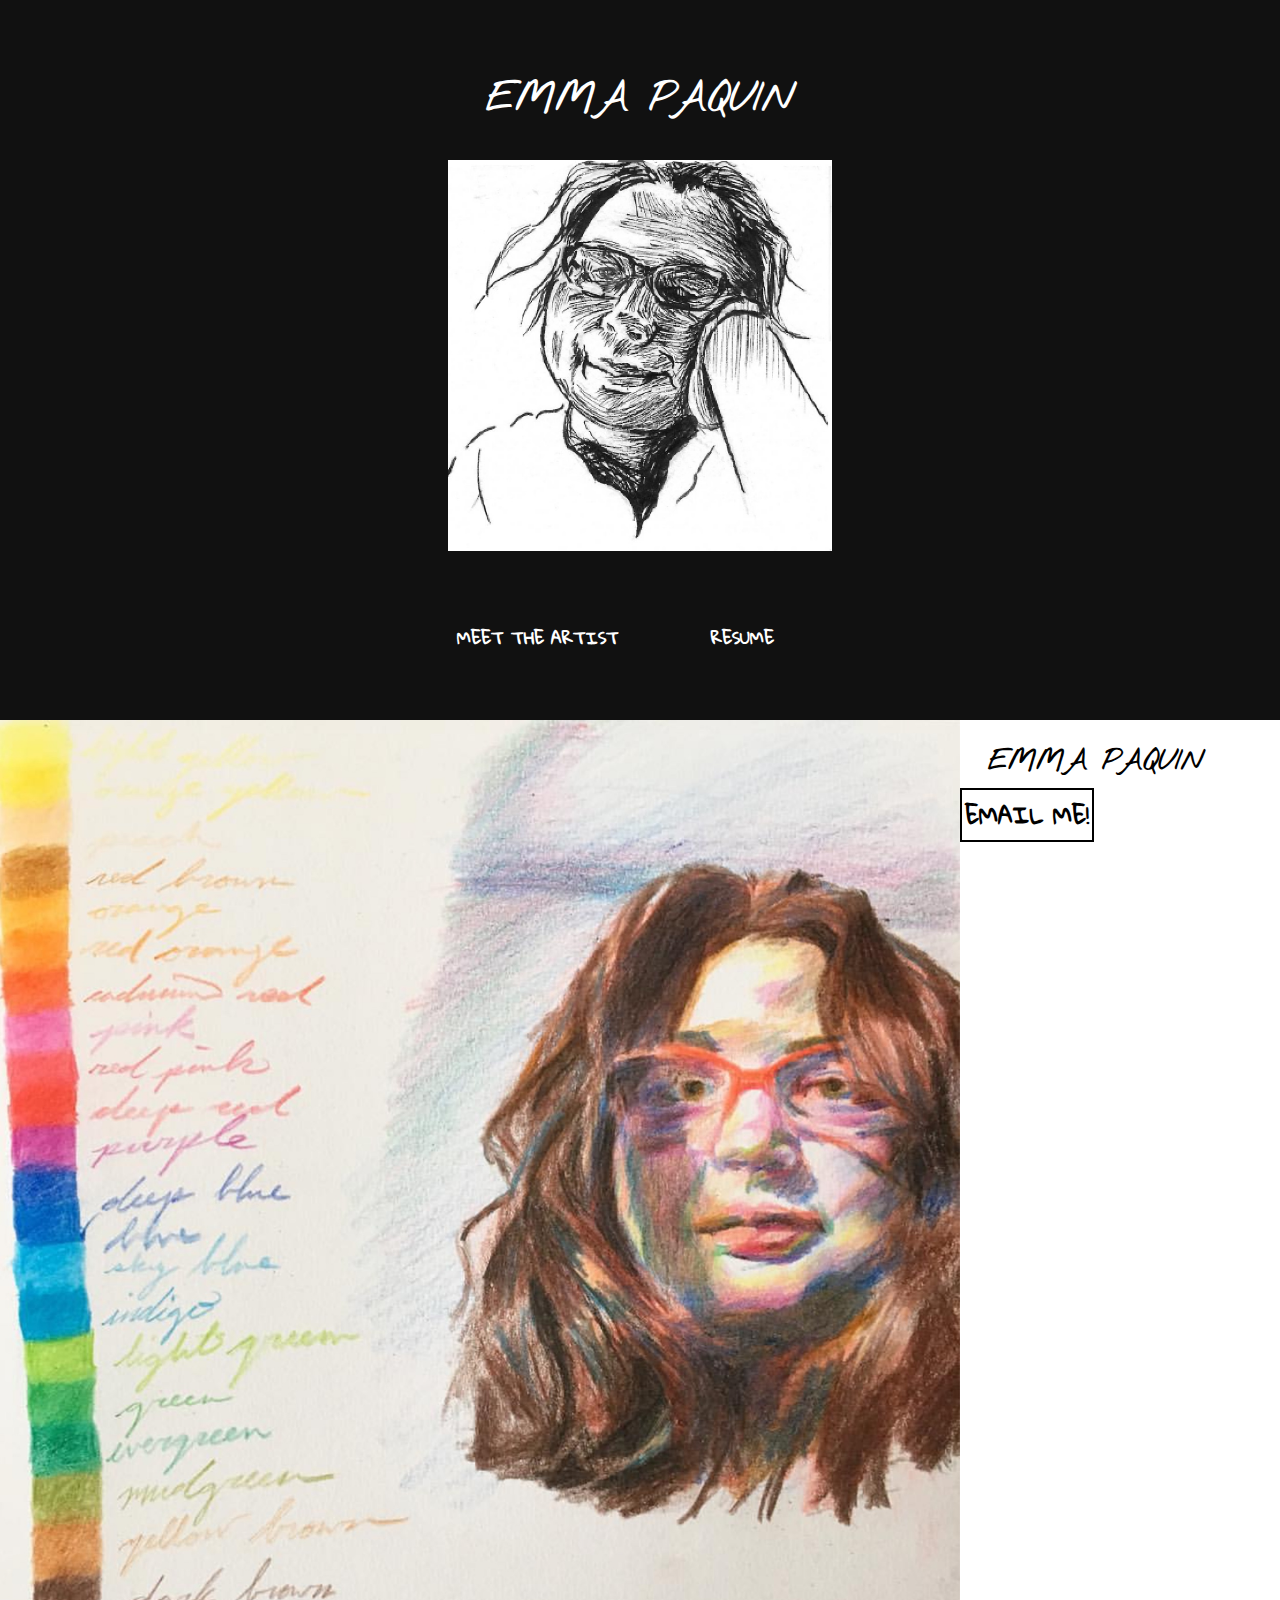
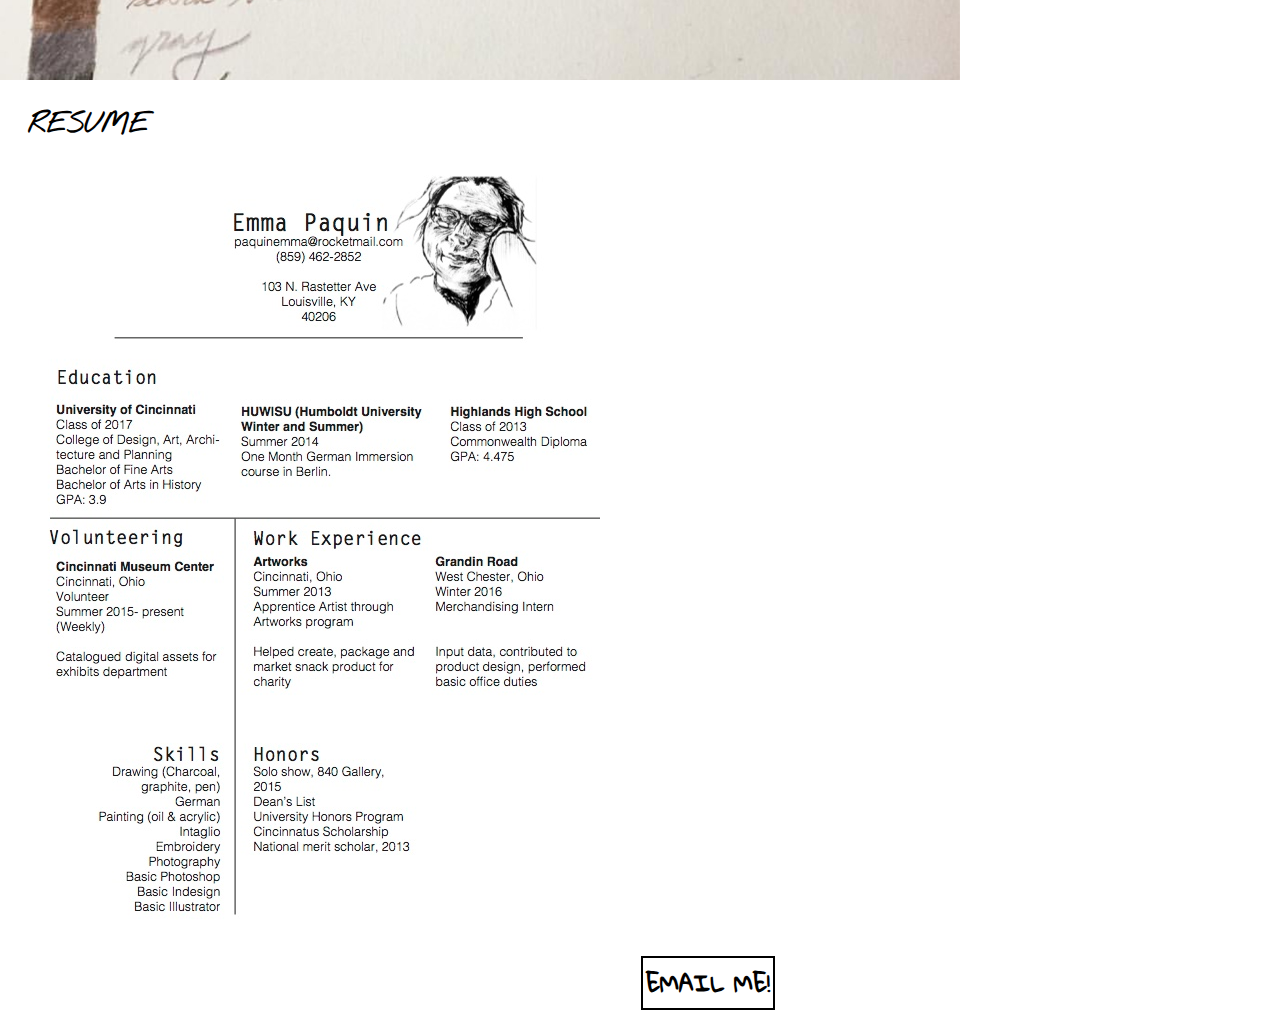
<file: index.html>
<!DOCTYPE html>

<html lang="en"><head><meta http-equiv="Content-Type" content="text/html; charset=UTF-8">
  
  <title>Emma Paquin</title>

  <meta name="description" content="Portfolio of Emma Paquin, Artist">
  <meta name="author" content="Garden Paquin">

  <meta name="viewport" content="width=device-width, initial-scale=1.0">

  <!-- Import StyleSheets -->
  <link rel="stylesheet" href="css/normalize.css" />
  <link rel="stylesheet" href="css/styles.css" />

  <!-- Import Fonts -->
  <link href="https://fonts.googleapis.com/css?family=Gloria+Hallelujah|Nothing+You+Could+Do" rel="stylesheet">

  <!--[if lt IE 9]>
    <script src="https://cdnjs.cloudflare.com/ajax/libs/html5shiv/3.7.3/html5shiv.js"></script>
  <![endif]-->
  
</head>

<body>

<!-- Header -->

	<header id="masthead home" class="site-header" role="banner">
		
	    <div class="wrap">
	    	<h1 class="title">Emma Paquin</h1>
	    	<img src="img/logo.jpg" alt="Welcome to the Portfolio of Emma Paquin" class="nav-logo">
<!--Navigation-->
	        <nav class="main-nav" id="main-nav" role="navigation">
	        	
	            <ul>
	              <li id="navbarinsert"><a href="#about">Meet the Artist</a></li>
	              <li><a href="#resume">Resume</a></li>
	            </ul>
	        </nav>
	  </div>

	</header>

<!--Meet the Artist section-->
	<section id="about" class="floatfix">
		<div class="wrapper">

			 <div class="aboutimg">
				<img src="img/self.jpg" alt="Emma Paquin" class="self img">
	     	 </div>
			 <div class="abouttext">

		        <h2>Emma Paquin</h2>

		        <p id="abouttext">
		        	<!--JavaScript adds aboutBlurb from portfolio.json Here-->
		        </p>

		        <a href="mailto:paquinemma@rocketmail.com" class="ContactButton">Email Me!</a>
		     </div>
		</div>
	</section>

<!--Portfolio section-->
	<section id="portfolio" class="floatfix">
		<!--JavaScript adds portfolio information from portfolio.json Here-->
	</section>

<!--Resume section-->
	<section id="resume">
		<div class="wrapper">
			<h2>Resume</h2>
			<a href="img/resume.pdf"><img src="img/resume.jpg" alt="Emma Paquin Resume" class="resume img"></a>
			<a href="mailto:paquinemma@rocketmail.com" class="ContactButton">Email Me!</a>
		</div>
	</section>

	<footer>
	</footer>


<!--Import JavaScript files-->
<script src="https://code.jquery.com/jquery-1.12.4.min.js"></script>
<script src="js/app.js" type="text/javascript" ></script>

</body>
</html>
</file>
<file: css/styles.css>
/* ==========================================================================
   Emmas Portfolio
   ========================================================================== */

 /* ==========================================================================
    BASIC STYLES
    ========================================================================== */

html, body, div, span, applet, object, iframe, h1, h2, h3, h4, h5, h6, p, blockquote, pre, a, abbr, address, big, cite, code, del, dfn, em, img, ins, kbd, q, s, samp, small, strike, strong, sub, sup, tt, var, b, u, i, center, dl, dt, dd, ol, ul, li, fieldset, form, label, legend, table, caption, tbody, tfoot, thead, tr, th, td, article, aside, canvas, details, embed, figure, figcaption, footer, header, hgroup, menu, nav, output, ruby, section, summary, time, mark, audio, video {
  margin: 0;
  padding: 0;
  border: 0;
  font-size: 100%;
  font: inherit;
  vertical-align: baseline;
}

* {
  box-sizing: border-box;
}

html {
  -ms-text-size-adjust: 100%;
  -webkit-text-size-adjust: 100%;
}

body {
  margin: 0;
  font: 16px/1 sans-serif;
  -moz-osx-font-smoothing: grayscale;
  -webkit-font-smoothing: antialiased;
  backgroundcolor: #000;
}

h1 {
  font-size:250%;
  line-height: 1;
  text-transform: uppercase;
  font-family: 'Nothing You Could Do', cursive;
  font-weight: 700;
  margin: 1em 0;
}

h2 {
  font-size:175%;
  line-height: 1;
  text-transform: uppercase;
  font-family: 'Nothing You Could Do', cursive;
  font-weight: 700;
  margin: 1em;
}

h3{
  font-size:125%;
  line-height: 1;
  font-family: 'Nothing You Could Do', cursive;
  font-weight: 700;
  margin: 1em;
}

p {
  font-size:100%;
  line-height: 1.6;
  font-family: 'Gloria Hallelujah', cursive;
  margin-bottom: 2em;
  font-weight: 300;
  margin: 1em;
}

a,
button {
    color: inherit;
    transition: .3s;
}
a {
    text-decoration: none;
}

li {
  text-decoration: none;
}

button {
    overflow: visible;
    border: 0;
    font: inherit;
    -webkit-font-smoothing: inherit;
    letter-spacing: inherit;
    background: none;
    cursor: pointer;
}

::-moz-focus-inner {
    padding: 0;
    border: 0;
}

:focus {
    outline: 0;
}

img {
    max-width: 100%;
    height: auto;
    border: 0;
}

.wrap {
  width: 100%;
  max-width: 1000px;
  margin: 0 auto;
  padding: 40px 20px;
}

.text-left {
  text-align: left;
}

.text-right {
  text-align: right;
}

.text-center {
  text-align: center;
}

.floatfix:after {
  content: "";
  display: table;
  clear: both;
}
/* ==========================================================================
   HEADER & HERO
   ========================================================================== */


header {
  background-color: #111111;
  background-repeat: no-repeat;
  background-position: center;
  background-image: img/background.jpg;
  background-size: cover;
  margin: 0;
  color: #FFFFFF;
  text-align: center;
  min-height: 80vh;
}

nav::after {
  visibility: hidden;
  display: block;
  content: "";
  clear: both;
  height: 0;
}

.nav-logo {
  width: 40%;
  max-width: 666px;
  margin: 0 auto;
}


nav ul {
  list-style: none;
  text-align: center;
  margin: 0;
}

nav li {
  font-family: 'Gloria Hallelujah', cursive;
  font-size: 100%;
  font-weight: 700;
  border-bottom: none;
  display: block;
}



nav a {
  text-decoration: none;
  text-transform: uppercase;
  color: #fff;
  display: block;
  padding: 12px 0;
  text-align: center;
}

nav a:hover {
  background-color: purple;
}


/* ==========================================================================
   LAYOUT
   ========================================================================== */
#home {
	background-image: url("img/banner.jpg");
}



/* ==========================================================================
  Buttons
  ========================================================================== */
.ContactButton {
    min-width: 150px;
}
a.ContactButton:link {
  font-size: 140%;
  font-family: 'Gloria Hallelujah', cursive;
  text-transform: uppercase;
  font-weight: 700;
  border: 2px solid #000;
  padding: 3px;
}

a.ContactButton:hover {
  border-color: #000;
  background-color: purple;
}

/* ==========================================================================
   Media Queries
   ========================================================================== */
@media(min-width: 700px){

  nav {
    margin-top: 2em;
  }

  nav li {
      width: 24.95%;
      max-width: 150px;
      border-bottom: none;
      display: inline-block;
  }

   nav-logo{
    display:inline-block;
    width: 20%;
  	
  }
  .aboutimg{
  	  display: float;
   	  float:left;
      width: 60%;
  }
  .abouttext{
      display: float;
      float:left;
      width: 40%;
  }

@media(min-width: 994px) {
 

  nav {
    margin-top: 4em;
  }
  nav-logo{
    display:inline-block;
    width: 20%;
    
  }

  nav li {
      max-width: 200px;
      border-bottom: none;
      display: inline-block;
  }
   .aboutimg {
   	  display: float;
   	  float:left;
      width: 75%;
      max-width: 1876px;
  }
    .abouttext{
      display: float;
      float:left;
      width: 25%;

  }
}
</file>
